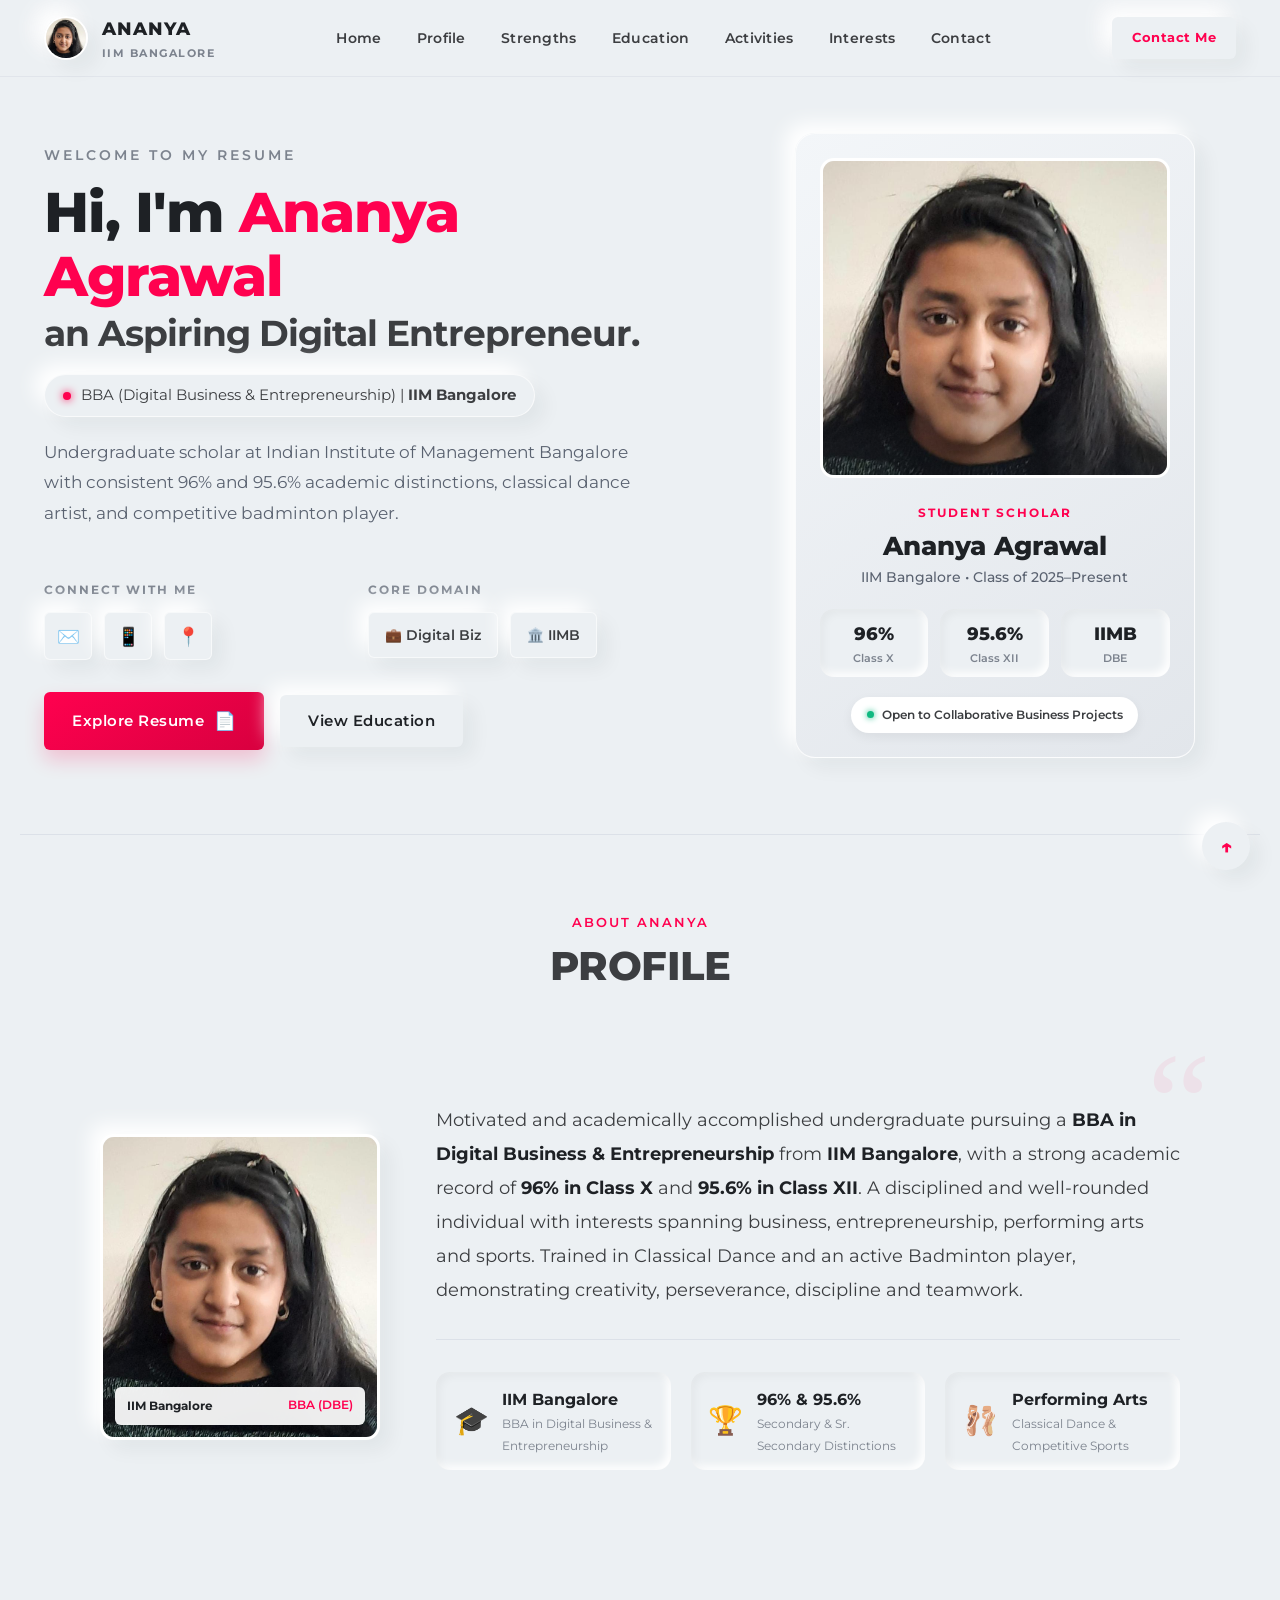
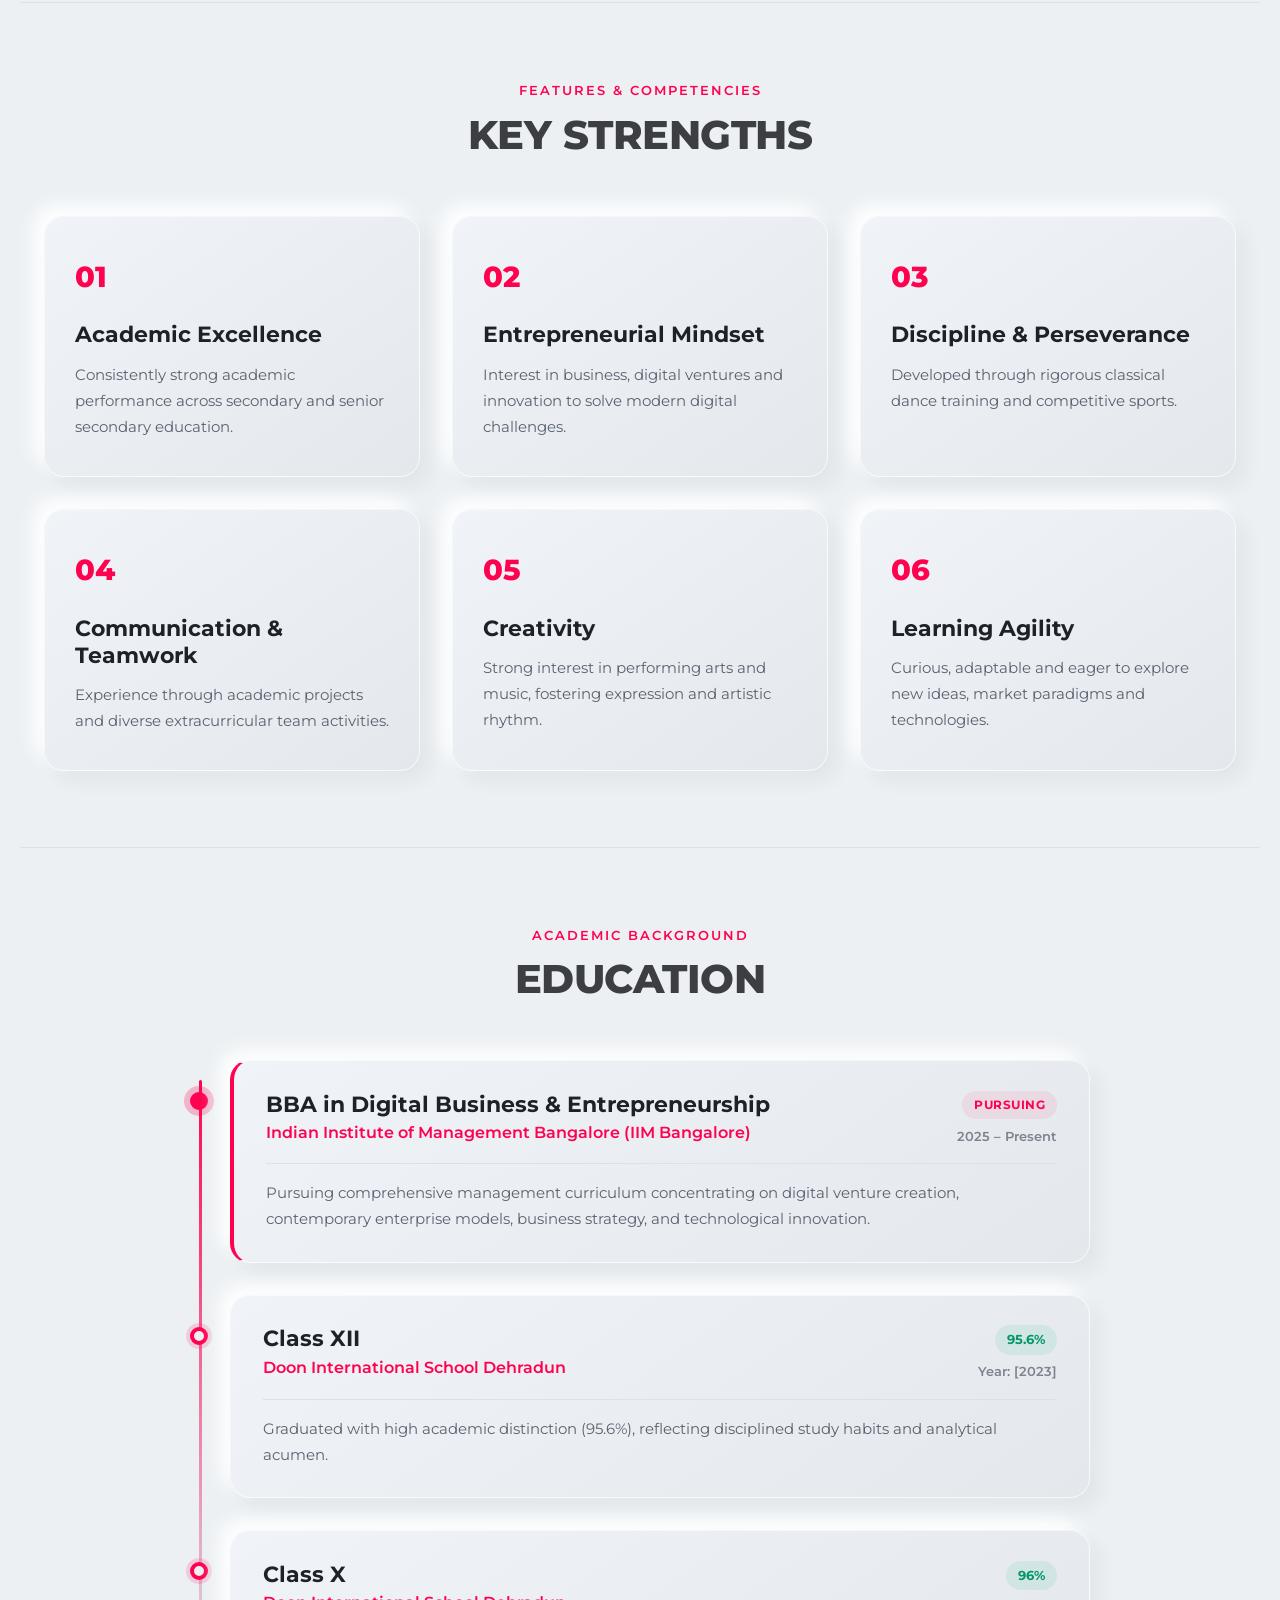
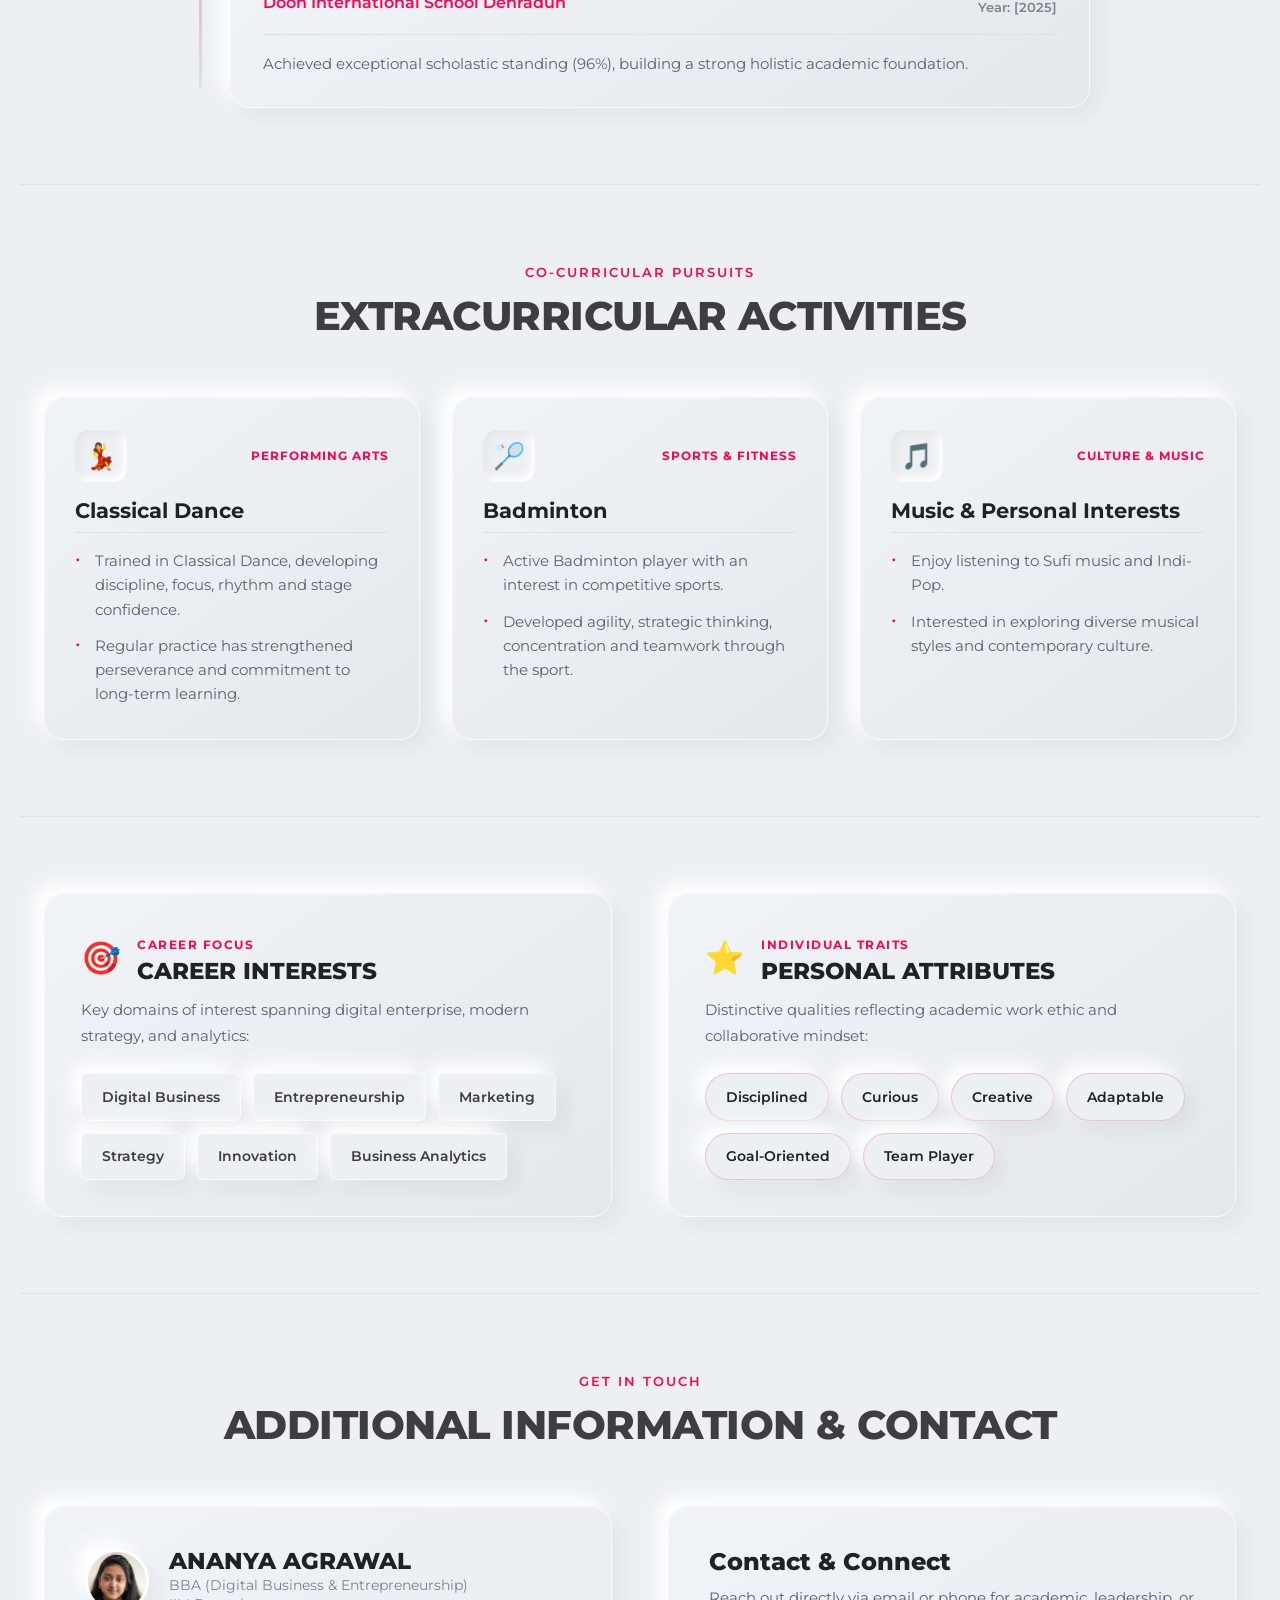
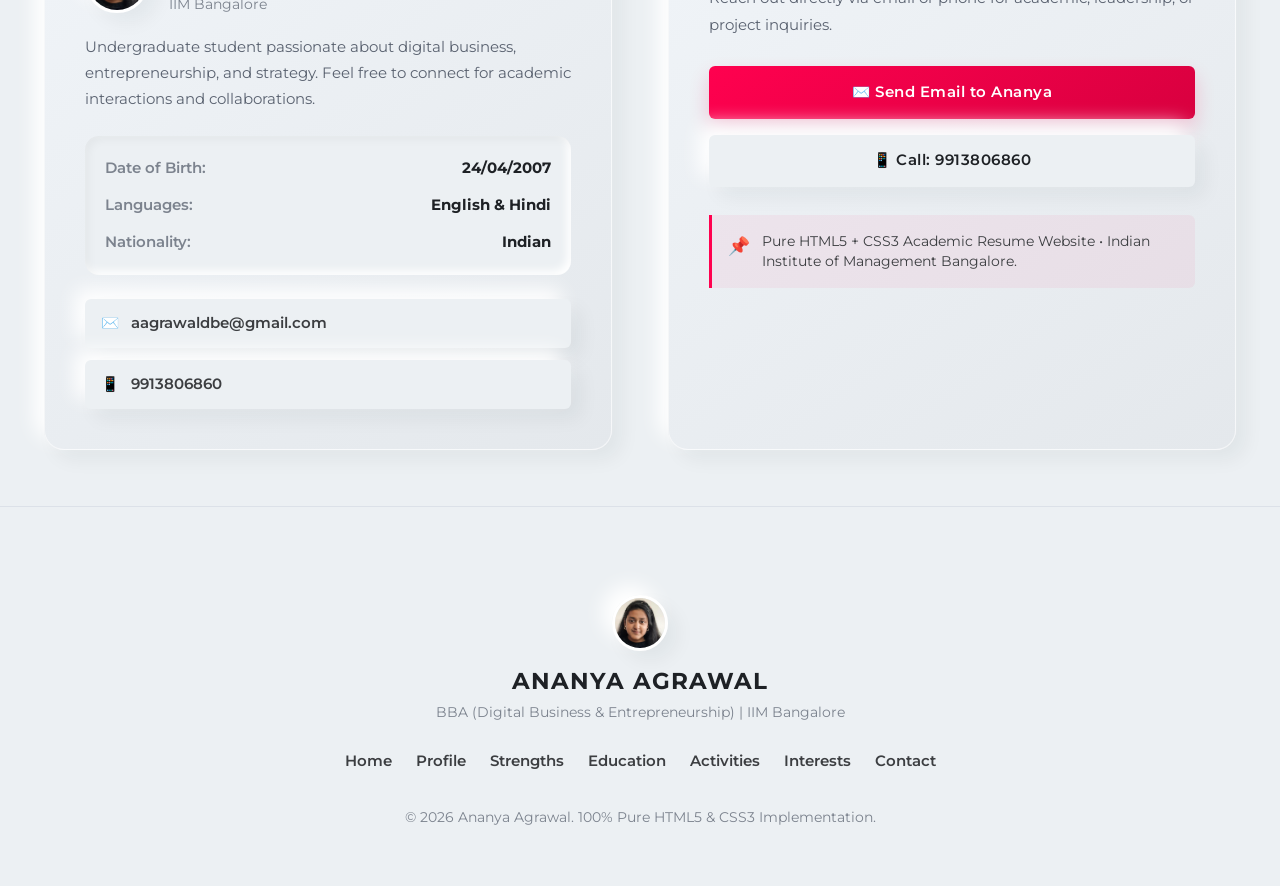
<file: index.html>
<!DOCTYPE html>
<html lang="en">
<head>
    <meta charset="UTF-8">
    <meta name="viewport" content="width=device-width, initial-scale=1.0">
    <meta name="description" content="Ananya Agrawal - BBA (Digital Business & Entrepreneurship) at IIM Bangalore. 100% Pure HTML5 & CSS3 Academic Resume Website.">
    <title>Ananya Agrawal | Resume - IIM Bangalore</title>
    
    <!-- Google Fonts: Montserrat for Modern Editorial Aesthetic -->
    <link rel="preconnect" href="https://fonts.googleapis.com">
    <link rel="preconnect" href="https://fonts.gstatic.com" crossorigin>
    <link href="https://fonts.googleapis.com/css2?family=Montserrat:ital,wght@0,300;0,400;0,500;0,600;0,700;0,800;1,400&display=swap" rel="stylesheet">
    
    <!-- External CSS Stylesheet (Pure CSS3) -->
    <link rel="stylesheet" href="style.css">
</head>
<body id="top">

    <!-- ==========================================
         1. STICKY NAVBAR (Pure CSS Flexbox & CSS Toggle)
         ========================================== -->
    <header class="header-navbar">
        <nav class="nav-container">
            <a href="#top" class="nav-brand" aria-label="Ananya Agrawal Home">
                <img src="profile.jpeg" alt="Ananya Agrawal" class="brand-avatar-img">
                <div class="brand-text">
                    <span class="brand-name">ANANYA</span>
                    <span class="brand-role">IIM BANGALORE</span>
                </div>
            </a>

            <!-- Pure CSS Mobile Hamburger Toggle using Checkbox -->
            <input type="checkbox" id="nav-toggle-check" class="nav-toggle-input" aria-hidden="true">
            <label for="nav-toggle-check" class="mobile-toggle-label" aria-label="Toggle navigation menu">
                <span class="bar bar-top"></span>
                <span class="bar bar-mid"></span>
                <span class="bar bar-bot"></span>
            </label>

            <!-- Navigation Links -->
            <ul class="nav-menu" id="navMenu">
                <li><a href="#home" class="nav-link">Home</a></li>
                <li><a href="#profile" class="nav-link">Profile</a></li>
                <li><a href="#strengths" class="nav-link">Strengths</a></li>
                <li><a href="#education" class="nav-link">Education</a></li>
                <li><a href="#activities" class="nav-link">Activities</a></li>
                <li><a href="#interests" class="nav-link">Interests</a></li>
                <li><a href="#contact" class="nav-link">Contact</a></li>
                <li class="nav-mobile-cta"><a href="#contact" class="btn btn-inbio-primary btn-full">Contact Me</a></li>
            </ul>

            <div class="nav-cta-wrapper">
                <a href="#contact" class="btn btn-inbio-sm">Contact Me</a>
            </div>
        </nav>
    </header>

    <main>
        <!-- ==========================================
             2. HERO SECTION (2-Column InBio Showcase)
             ========================================== -->
        <section id="home" class="hero-section">
            <div class="container hero-layout">
                
                <!-- Left Column: Bio & Information -->
                <div class="hero-info">
                    <div class="hero-eyebrow">
                        <span class="eyebrow-text">WELCOME TO MY RESUME</span>
                    </div>

                    <h1 class="hero-heading">
                        Hi, I'm <span class="accent-text">Ananya Agrawal</span><br>
                        <span class="hero-subheading">an Aspiring Digital Entrepreneur.</span>
                    </h1>

                    <div class="hero-institution-pill">
                        <span class="institution-dot"></span>
                        <span class="institution-name">BBA (Digital Business &amp; Entrepreneurship) | <strong>IIM Bangalore</strong></span>
                    </div>

                    <p class="hero-bio-snippet">
                        Undergraduate scholar at Indian Institute of Management Bangalore with consistent 96% and 95.6% academic distinctions, classical dance artist, and competitive badminton player.
                    </p>

                    <!-- Contact & Meta Links -->
                    <div class="hero-meta-grid">
                        <div class="meta-group">
                            <span class="meta-title">CONNECT WITH ME</span>
                            <div class="social-icon-row">
                                <a href="mailto:aagrawaldbe@gmail.com" class="inbio-icon-btn" title="Email Ananya" aria-label="Send Email">
                                    <span class="icon-glyph">✉️</span>
                                </a>
                                <a href="tel:9913806860" class="inbio-icon-btn" title="Call Ananya" aria-label="Call Mobile">
                                    <span class="icon-glyph">📱</span>
                                </a>
                                <div class="inbio-icon-btn" title="Location: India" aria-label="Location">
                                    <span class="icon-glyph">📍</span>
                                </div>
                            </div>
                        </div>

                        <div class="meta-group">
                            <span class="meta-title">CORE DOMAIN</span>
                            <div class="social-icon-row">
                                <div class="inbio-chip-badge" title="Digital Business">💼 Digital Biz</div>
                                <div class="inbio-chip-badge" title="IIM Bangalore">🏛️ IIMB</div>
                            </div>
                        </div>
                    </div>

                    <!-- Call to Action Buttons -->
                    <div class="hero-action-buttons">
                        <a href="assignment2_pdf_view.html" class="btn btn-inbio-primary" id="exploreResumeBtn" title="View Assignment 2 Submission Document">
                            <span>Explore Resume</span>
                            <span class="btn-icon">📄</span>
                        </a>
                        <a href="#education" class="btn btn-inbio-outline">
                            <span>View Education</span>
                        </a>
                    </div>
                </div>

                <!-- Right Column: InBio Signature Portrait Card with Real Photo -->
                <div class="hero-visual-col">
                    <div class="inbio-portrait-card">
                        <div class="portrait-image-wrapper">
                            <img src="profile.jpeg" alt="Ananya Agrawal Portrait" class="portrait-main-img">
                            <div class="image-gradient-overlay"></div>
                        </div>
                        <div class="portrait-card-info">
                            <span class="student-status-tag">STUDENT SCHOLAR</span>
                            <h2 class="portrait-name">Ananya Agrawal</h2>
                            <p class="portrait-degree">IIM Bangalore • Class of 2025–Present</p>
                        </div>
                        <div class="portrait-stats-row">
                            <div class="stat-bubble">
                                <span class="stat-number">96%</span>
                                <span class="stat-text">Class X</span>
                            </div>
                            <div class="stat-bubble">
                                <span class="stat-number">95.6%</span>
                                <span class="stat-text">Class XII</span>
                            </div>
                            <div class="stat-bubble">
                                <span class="stat-number">IIMB</span>
                                <span class="stat-text">DBE</span>
                            </div>
                        </div>
                        <div class="floating-badge-bottom">
                            <span class="pulse-indicator"></span>
                            <span>Open to Collaborative Business Projects</span>
                        </div>
                    </div>
                </div>

            </div>
        </section>

        <div class="section-separator container"></div>

        <!-- ==========================================
             3. PROFILE SECTION (About InBio Card with Photo)
             ========================================== -->
        <section id="profile" class="section">
            <div class="container">
                <div class="section-title-wrapper">
                    <span class="section-eyebrow">ABOUT ANANYA</span>
                    <h2 class="section-main-title">PROFILE</h2>
                </div>

                <div class="inbio-feature-box profile-highlight-box">
                    <div class="quote-watermark" aria-hidden="true">“</div>
                    
                    <div class="profile-card-grid">
                        <!-- Profile Photo Thumbnail Column -->
                        <div class="profile-photo-col">
                            <div class="profile-photo-frame">
                                <img src="profile.jpeg" alt="Ananya Agrawal Profile" class="profile-thumb-img">
                                <div class="photo-caption-badge">
                                    <span class="badge-role">IIM Bangalore</span>
                                    <span class="badge-sub">BBA (DBE)</span>
                                </div>
                            </div>
                        </div>

                        <!-- Profile Text Narrative Column -->
                        <div class="profile-content-inner">
                            <p class="profile-narrative">
                                Motivated and academically accomplished undergraduate pursuing a <strong>BBA in Digital Business &amp; Entrepreneurship</strong> from <strong>IIM Bangalore</strong>, with a strong academic record of <strong>96% in Class X</strong> and <strong>95.6% in Class XII</strong>. A disciplined and well-rounded individual with interests spanning business, entrepreneurship, performing arts and sports. Trained in Classical Dance and an active Badminton player, demonstrating creativity, perseverance, discipline and teamwork.
                            </p>
                            
                            <div class="profile-badge-row">
                                <div class="key-metric-badge">
                                    <span class="metric-icon">🎓</span>
                                    <div>
                                        <div class="metric-val">IIM Bangalore</div>
                                        <div class="metric-sub">BBA in Digital Business &amp; Entrepreneurship</div>
                                    </div>
                                </div>
                                <div class="key-metric-badge">
                                    <span class="metric-icon">🏆</span>
                                    <div>
                                        <div class="metric-val">96% &amp; 95.6%</div>
                                        <div class="metric-sub">Secondary &amp; Sr. Secondary Distinctions</div>
                                    </div>
                                </div>
                                <div class="key-metric-badge">
                                    <span class="metric-icon">🩰</span>
                                    <div>
                                        <div class="metric-val">Performing Arts</div>
                                        <div class="metric-sub">Classical Dance &amp; Competitive Sports</div>
                                    </div>
                                </div>
                            </div>
                        </div>
                    </div>

                </div>
            </div>
        </section>

        <div class="section-separator container"></div>

        <!-- ==========================================
             4. KEY STRENGTHS ("What I Do" 6 Cards)
             ========================================== -->
        <section id="strengths" class="section">
            <div class="container">
                <div class="section-title-wrapper">
                    <span class="section-eyebrow">FEATURES &amp; COMPETENCIES</span>
                    <h2 class="section-main-title">KEY STRENGTHS</h2>
                </div>

                <div class="inbio-cards-grid">
                    
                    <!-- Strength 01 -->
                    <article class="inbio-card strength-item">
                        <div class="card-icon-header">
                            <span class="card-number">01</span>
                            <span class="card-arrow-icon">↗</span>
                        </div>
                        <h3 class="card-title">Academic Excellence</h3>
                        <p class="card-text">Consistently strong academic performance across secondary and senior secondary education.</p>
                    </article>

                    <!-- Strength 02 -->
                    <article class="inbio-card strength-item">
                        <div class="card-icon-header">
                            <span class="card-number">02</span>
                            <span class="card-arrow-icon">↗</span>
                        </div>
                        <h3 class="card-title">Entrepreneurial Mindset</h3>
                        <p class="card-text">Interest in business, digital ventures and innovation to solve modern digital challenges.</p>
                    </article>

                    <!-- Strength 03 -->
                    <article class="inbio-card strength-item">
                        <div class="card-icon-header">
                            <span class="card-number">03</span>
                            <span class="card-arrow-icon">↗</span>
                        </div>
                        <h3 class="card-title">Discipline &amp; Perseverance</h3>
                        <p class="card-text">Developed through rigorous classical dance training and competitive sports.</p>
                    </article>

                    <!-- Strength 04 -->
                    <article class="inbio-card strength-item">
                        <div class="card-icon-header">
                            <span class="card-number">04</span>
                            <span class="card-arrow-icon">↗</span>
                        </div>
                        <h3 class="card-title">Communication &amp; Teamwork</h3>
                        <p class="card-text">Experience through academic projects and diverse extracurricular team activities.</p>
                    </article>

                    <!-- Strength 05 -->
                    <article class="inbio-card strength-item">
                        <div class="card-icon-header">
                            <span class="card-number">05</span>
                            <span class="card-arrow-icon">↗</span>
                        </div>
                        <h3 class="card-title">Creativity</h3>
                        <p class="card-text">Strong interest in performing arts and music, fostering expression and artistic rhythm.</p>
                    </article>

                    <!-- Strength 06 -->
                    <article class="inbio-card strength-item">
                        <div class="card-icon-header">
                            <span class="card-number">06</span>
                            <span class="card-arrow-icon">↗</span>
                        </div>
                        <h3 class="card-title">Learning Agility</h3>
                        <p class="card-text">Curious, adaptable and eager to explore new ideas, market paradigms and technologies.</p>
                    </article>

                </div>
            </div>
        </section>

        <div class="section-separator container"></div>

        <!-- ==========================================
             5. EDUCATION SECTION (Resume Timeline)
             ========================================== -->
        <section id="education" class="section">
            <div class="container">
                <div class="section-title-wrapper">
                    <span class="section-eyebrow">ACADEMIC BACKGROUND</span>
                    <h2 class="section-main-title">EDUCATION</h2>
                </div>

                <div class="inbio-timeline-wrapper">
                    <div class="timeline-track"></div>

                    <!-- Education 1: IIM Bangalore -->
                    <div class="timeline-row">
                        <div class="timeline-node">
                            <div class="node-inner active-node"></div>
                        </div>
                        <div class="inbio-card timeline-box active-timeline-box">
                            <div class="box-header">
                                <div>
                                    <h3 class="box-title">BBA in Digital Business &amp; Entrepreneurship</h3>
                                    <h4 class="box-subtitle">Indian Institute of Management Bangalore (IIM Bangalore)</h4>
                                </div>
                                <div class="box-badge-wrapper">
                                    <span class="badge-status-pill">Pursuing</span>
                                    <span class="badge-year-pill">2025 – Present</span>
                                </div>
                            </div>
                            <div class="box-separator"></div>
                            <p class="box-desc">
                                Pursuing comprehensive management curriculum concentrating on digital venture creation, contemporary enterprise models, business strategy, and technological innovation.
                            </p>
                        </div>
                    </div>

                    <!-- Education 2: Class XII -->
                    <div class="timeline-row">
                        <div class="timeline-node">
                            <div class="node-inner"></div>
                        </div>
                        <div class="inbio-card timeline-box">
                            <div class="box-header">
                                <div>
                                    <h3 class="box-title">Class XII</h3>
                                    <h4 class="box-subtitle">Doon International School Dehradun</h4>
                                </div>
                                <div class="box-badge-wrapper">
                                    <span class="badge-score-pill">95.6%</span>
                                    <span class="badge-year-pill">Year: [2023]</span>
                                </div>
                            </div>
                            <div class="box-separator"></div>
                            <p class="box-desc">
                                Graduated with high academic distinction (95.6%), reflecting disciplined study habits and analytical acumen.
                            </p>
                        </div>
                    </div>

                    <!-- Education 3: Class X -->
                    <div class="timeline-row">
                        <div class="timeline-node">
                            <div class="node-inner"></div>
                        </div>
                        <div class="inbio-card timeline-box">
                            <div class="box-header">
                                <div>
                                    <h3 class="box-title">Class X</h3>
                                    <h4 class="box-subtitle">Doon International School Dehradun</h4>
                                </div>
                                <div class="box-badge-wrapper">
                                    <span class="badge-score-pill">96%</span>
                                    <span class="badge-year-pill">Year: [2025]</span>
                                </div>
                            </div>
                            <div class="box-separator"></div>
                            <p class="box-desc">
                                Achieved exceptional scholastic standing (96%), building a strong holistic academic foundation.
                            </p>
                        </div>
                    </div>

                </div>
            </div>
        </section>

        <div class="section-separator container"></div>

        <!-- ==========================================
             6. EXTRACURRICULAR ACTIVITIES
             ========================================== -->
        <section id="activities" class="section">
            <div class="container">
                <div class="section-title-wrapper">
                    <span class="section-eyebrow">CO-CURRICULAR PURSUITS</span>
                    <h2 class="section-main-title">EXTRACURRICULAR ACTIVITIES</h2>
                </div>

                <div class="activities-grid-3">
                    
                    <!-- Activity 1: Classical Dance -->
                    <article class="inbio-card activity-card">
                        <div class="activity-top-row">
                            <div class="activity-glyph-box">💃</div>
                            <span class="activity-category-tag">Performing Arts</span>
                        </div>
                        <h3 class="activity-heading">Classical Dance</h3>
                        <div class="activity-divider"></div>
                        <ul class="activity-points">
                            <li>Trained in Classical Dance, developing discipline, focus, rhythm and stage confidence.</li>
                            <li>Regular practice has strengthened perseverance and commitment to long-term learning.</li>
                        </ul>
                    </article>

                    <!-- Activity 2: Badminton -->
                    <article class="inbio-card activity-card">
                        <div class="activity-top-row">
                            <div class="activity-glyph-box">🏸</div>
                            <span class="activity-category-tag">Sports &amp; Fitness</span>
                        </div>
                        <h3 class="activity-heading">Badminton</h3>
                        <div class="activity-divider"></div>
                        <ul class="activity-points">
                            <li>Active Badminton player with an interest in competitive sports.</li>
                            <li>Developed agility, strategic thinking, concentration and teamwork through the sport.</li>
                        </ul>
                    </article>

                    <!-- Activity 3: Music & Interests -->
                    <article class="inbio-card activity-card">
                        <div class="activity-top-row">
                            <div class="activity-glyph-box">🎵</div>
                            <span class="activity-category-tag">Culture &amp; Music</span>
                        </div>
                        <h3 class="activity-heading">Music &amp; Personal Interests</h3>
                        <div class="activity-divider"></div>
                        <ul class="activity-points">
                            <li>Enjoy listening to Sufi music and Indi-Pop.</li>
                            <li>Interested in exploring diverse musical styles and contemporary culture.</li>
                        </ul>
                    </article>

                </div>
            </div>
        </section>

        <div class="section-separator container"></div>

        <!-- ==========================================
             7. CAREER INTERESTS & PERSONAL ATTRIBUTES
             ========================================== -->
        <section id="interests" class="section">
            <div class="container">
                <div class="dual-columns-grid">
                    
                    <!-- Career Interests Column -->
                    <div class="inbio-card dual-column-box">
                        <div class="box-icon-title">
                            <span class="box-emoji">🎯</span>
                            <div>
                                <span class="column-eyebrow">CAREER FOCUS</span>
                                <h3 class="column-main-heading">CAREER INTERESTS</h3>
                            </div>
                        </div>
                        <p class="column-desc">Key domains of interest spanning digital enterprise, modern strategy, and analytics:</p>
                        
                        <div class="inbio-chips-wrap">
                            <span class="chip-item">Digital Business</span>
                            <span class="chip-item">Entrepreneurship</span>
                            <span class="chip-item">Marketing</span>
                            <span class="chip-item">Strategy</span>
                            <span class="chip-item">Innovation</span>
                            <span class="chip-item">Business Analytics</span>
                        </div>
                    </div>

                    <!-- Personal Attributes Column -->
                    <div class="inbio-card dual-column-box">
                        <div class="box-icon-title">
                            <span class="box-emoji">⭐</span>
                            <div>
                                <span class="column-eyebrow">INDIVIDUAL TRAITS</span>
                                <h3 class="column-main-heading">PERSONAL ATTRIBUTES</h3>
                            </div>
                        </div>
                        <p class="column-desc">Distinctive qualities reflecting academic work ethic and collaborative mindset:</p>
                        
                        <div class="inbio-chips-wrap">
                            <span class="attribute-pill">Disciplined</span>
                            <span class="attribute-pill">Curious</span>
                            <span class="attribute-pill">Creative</span>
                            <span class="attribute-pill">Adaptable</span>
                            <span class="attribute-pill">Goal-Oriented</span>
                            <span class="attribute-pill">Team Player</span>
                        </div>
                    </div>

                </div>
            </div>
        </section>

        <div class="section-separator container"></div>

        <!-- ==========================================
             8. ADDITIONAL INFORMATION & CONTACT
             ========================================== -->
        <section id="contact" class="section">
            <div class="container">
                <div class="section-title-wrapper">
                    <span class="section-eyebrow">GET IN TOUCH</span>
                    <h2 class="section-main-title">ADDITIONAL INFORMATION &amp; CONTACT</h2>
                </div>

                <div class="contact-dual-layout">
                    
                    <!-- Left: Profile & Additional Details Card with Photo -->
                    <div class="inbio-card contact-summary-card">
                        <div class="summary-avatar-block">
                            <img src="profile.jpeg" alt="Ananya Agrawal" class="summary-avatar-img">
                            <div>
                                <h3 class="summary-name">ANANYA AGRAWAL</h3>
                                <p class="summary-sub">BBA (Digital Business &amp; Entrepreneurship)<br>IIM Bangalore</p>
                            </div>
                        </div>

                        <p class="summary-bio">
                            Undergraduate student passionate about digital business, entrepreneurship, and strategy. Feel free to connect for academic interactions and collaborations.
                        </p>

                        <div class="details-list">
                            <div class="detail-row">
                                <span class="detail-label">Date of Birth:</span>
                                <span class="detail-value">24/04/2007</span>
                            </div>
                            <div class="detail-row">
                                <span class="detail-label">Languages:</span>
                                <span class="detail-value">English &amp; Hindi</span>
                            </div>
                            <div class="detail-row">
                                <span class="detail-label">Nationality:</span>
                                <span class="detail-value">Indian</span>
                            </div>
                        </div>

                        <div class="contact-links-stack">
                            <a href="mailto:aagrawaldbe@gmail.com" class="contact-action-link">
                                <span class="link-icon">✉️</span>
                                <span>aagrawaldbe@gmail.com</span>
                            </a>
                            <a href="tel:9913806860" class="contact-action-link">
                                <span class="link-icon">📱</span>
                                <span>9913806860</span>
                            </a>
                        </div>
                    </div>

                    <!-- Right: Quick Direct Contact Action Box -->
                    <div class="inbio-card contact-form-card">
                        <h3 class="contact-box-title">Contact &amp; Connect</h3>
                        <p class="contact-box-desc">Reach out directly via email or phone for academic, leadership, or project inquiries.</p>
                        
                        <div class="contact-buttons-group">
                            <a href="mailto:aagrawaldbe@gmail.com" class="btn btn-inbio-primary btn-full">
                                <span>✉️ Send Email to Ananya</span>
                            </a>
                            <a href="tel:9913806860" class="btn btn-inbio-outline btn-full">
                                <span>📱 Call: 9913806860</span>
                            </a>
                        </div>

                        <div class="academic-note-box">
                            <span class="note-icon">📌</span>
                            <p class="note-text">
                                Pure HTML5 + CSS3 Academic Resume Website • Indian Institute of Management Bangalore.
                            </p>
                        </div>
                    </div>

                </div>
            </div>
        </section>
    </main>

    <!-- ==========================================
         9. FOOTER
         ========================================== -->
    <footer class="inbio-footer">
        <div class="container footer-content">
            <img src="profile.jpeg" alt="Ananya Agrawal" class="footer-avatar-img">
            <h3 class="footer-title">ANANYA AGRAWAL</h3>
            <p class="footer-sub">BBA (Digital Business &amp; Entrepreneurship) | IIM Bangalore</p>
            
            <div class="footer-nav-links">
                <a href="#top">Home</a>
                <a href="#profile">Profile</a>
                <a href="#strengths">Strengths</a>
                <a href="#education">Education</a>
                <a href="#activities">Activities</a>
                <a href="#interests">Interests</a>
                <a href="#contact">Contact</a>
            </div>

            <p class="footer-copyright">
                © 2026 Ananya Agrawal. 100% Pure HTML5 &amp; CSS3 Implementation.
            </p>
        </div>
    </footer>

    <!-- Pure CSS Floating Back to Top Button -->
    <a href="#top" class="back-to-top" aria-label="Back to top">↑</a>

</body>
</html>
</file>
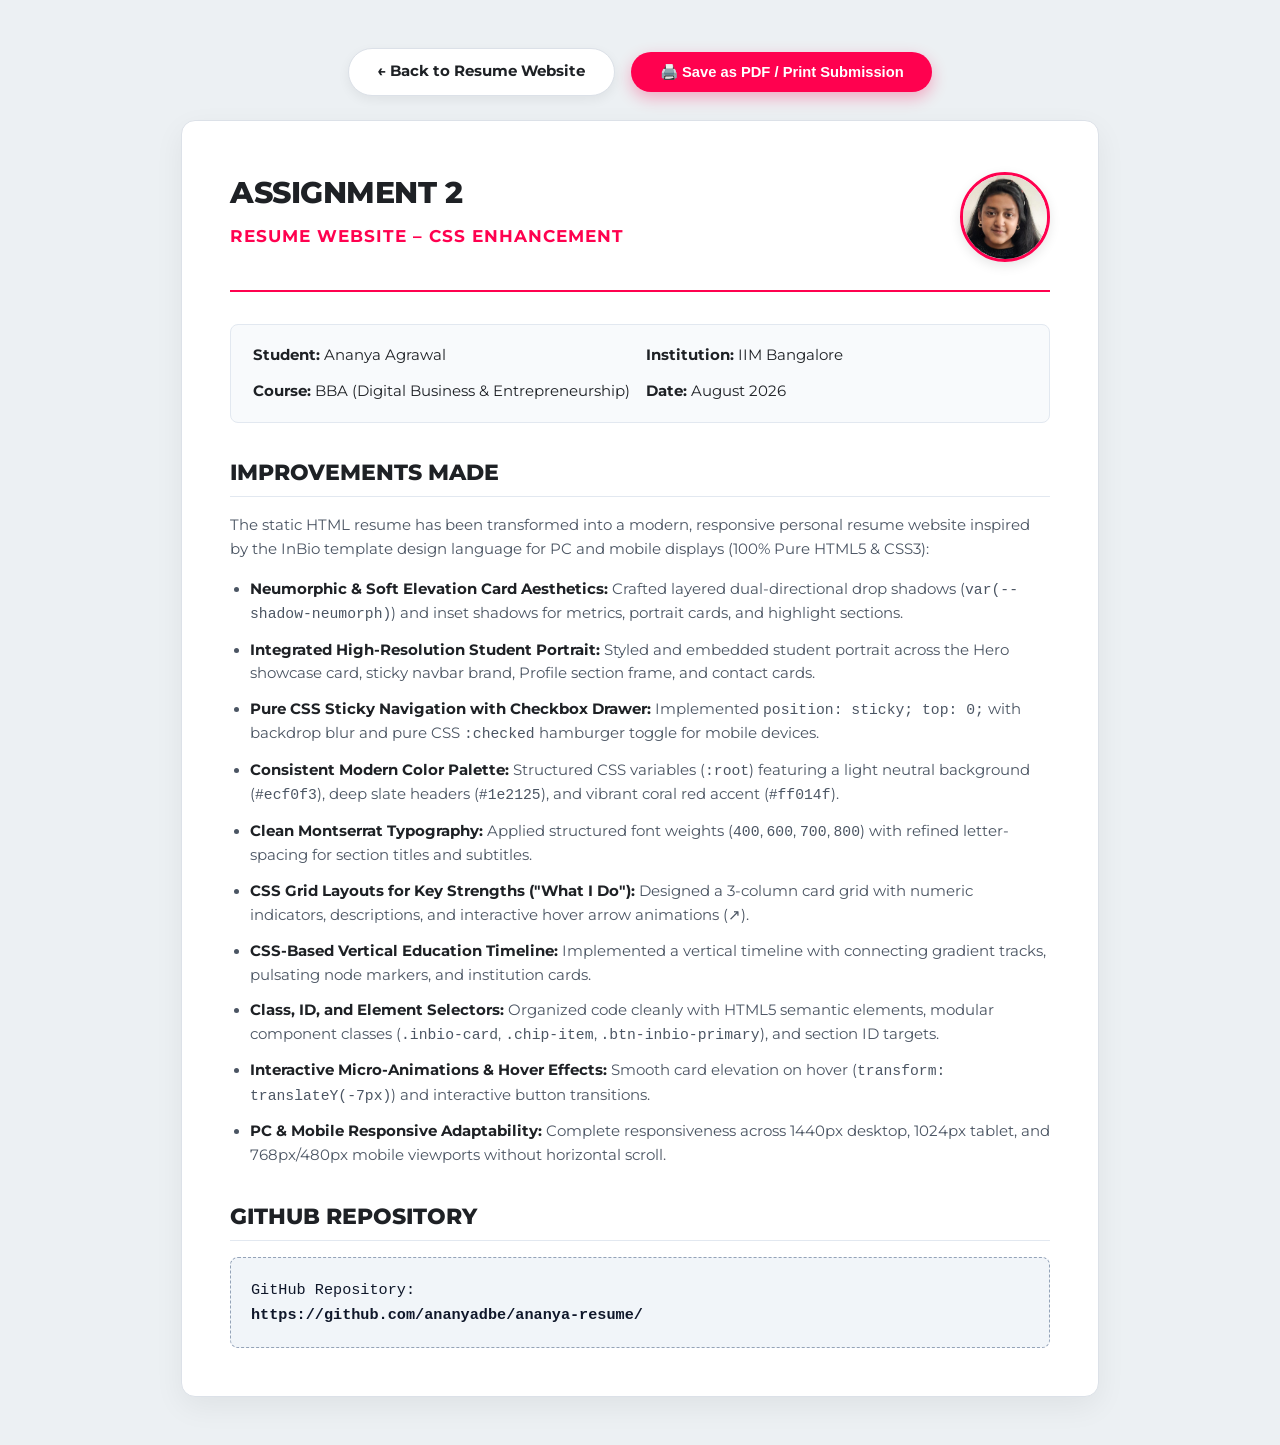
<file: assignment2_pdf_view.html>
<!DOCTYPE html>
<html lang="en">
<head>
    <meta charset="UTF-8">
    <meta name="viewport" content="width=device-width, initial-scale=1.0">
    <title>Assignment 2 Submission - Ananya Agrawal</title>
    <link href="https://fonts.googleapis.com/css2?family=Montserrat:wght@400;500;600;700;800&display=swap" rel="stylesheet">
    <style>
        body {
            font-family: 'Montserrat', sans-serif;
            background-color: #ecf0f3;
            color: #1e2125;
            padding: 2.5rem 1rem;
            line-height: 1.6;
        }
        .page {
            max-width: 820px;
            margin: 0 auto;
            background: #ffffff;
            border: 1px solid #dce1e8;
            border-radius: 14px;
            padding: 3rem;
            box-shadow: 0 10px 30px rgba(0,0,0,0.06);
        }
        .doc-header {
            display: flex;
            justify-content: space-between;
            align-items: center;
            border-bottom: 2px solid #ff014f;
            padding-bottom: 1.5rem;
            margin-bottom: 2rem;
            gap: 1.5rem;
        }
        .doc-title {
            font-size: 1.85rem;
            font-weight: 800;
            color: #1e2125;
            margin: 0 0 0.4rem 0;
            letter-spacing: -0.5px;
        }
        .doc-subtitle {
            font-size: 1.05rem;
            font-weight: 700;
            color: #ff014f;
            text-transform: uppercase;
            letter-spacing: 1px;
            margin: 0 0 1rem 0;
        }
        .student-header-photo {
            width: 84px;
            height: 84px;
            border-radius: 50%;
            object-fit: cover;
            object-position: top center;
            border: 3px solid #ff014f;
            box-shadow: 0 4px 12px rgba(0,0,0,0.1);
            flex-shrink: 0;
        }
        .meta-grid {
            display: grid;
            grid-template-columns: 1fr 1fr;
            gap: 0.75rem;
            font-size: 0.95rem;
            background: #f8fafc;
            padding: 1.15rem 1.35rem;
            border-radius: 8px;
            border: 1px solid #e2e8f0;
            margin-bottom: 1.5rem;
        }
        .meta-item strong {
            color: #1e2125;
        }
        h2 {
            font-size: 1.35rem;
            font-weight: 800;
            color: #1e2125;
            margin-top: 2rem;
            margin-bottom: 1rem;
            border-bottom: 1px solid #e2e8f0;
            padding-bottom: 0.4rem;
        }
        ul {
            padding-left: 1.25rem;
            margin-bottom: 1.5rem;
        }
        li {
            margin-bottom: 0.75rem;
            font-size: 0.92rem;
            color: #4b5563;
        }
        li strong {
            color: #1e2125;
        }
        .repo-box {
            background-color: #f1f5f9;
            border: 1.5px dashed #94a3b8;
            padding: 1.25rem;
            border-radius: 8px;
            font-family: monospace;
            font-size: 0.95rem;
            color: #0f172a;
            margin-top: 1rem;
        }
        .action-bar {
            display: flex;
            justify-content: center;
            align-items: center;
            gap: 1rem;
            margin-bottom: 1.5rem;
        }
        .action-btn {
            display: inline-flex;
            align-items: center;
            gap: 0.5rem;
            padding: 0.7rem 1.8rem;
            border-radius: 9999px;
            font-weight: 700;
            font-size: 0.92rem;
            text-decoration: none;
            cursor: pointer;
            border: none;
            transition: transform 0.2s;
        }
        .print-btn {
            background: #ff014f;
            color: #fff;
            box-shadow: 0 6px 16px rgba(255, 1, 79, 0.3);
        }
        .back-link-btn {
            background: #ffffff;
            color: #1e2125;
            border: 1px solid #dce1e8;
            box-shadow: 0 4px 12px rgba(0,0,0,0.06);
        }
        .action-btn:hover {
            transform: translateY(-2px);
        }
        @media print {
            body { background: none; padding: 0; }
            .page { border: none; box-shadow: none; padding: 0; }
            .action-bar { display: none; }
        }
    </style>
</head>
<body>
    <div class="action-bar">
        <a href="index.html" class="action-btn back-link-btn">← Back to Resume Website</a>
        <button class="action-btn print-btn" onclick="window.print()">🖨️ Save as PDF / Print Submission</button>
    </div>
    
    <div class="page">
        <div class="doc-header">
            <div>
                <h1 class="doc-title">ASSIGNMENT 2</h1>
                <div class="doc-subtitle">RESUME WEBSITE – CSS ENHANCEMENT</div>
            </div>
            <img src="profile.jpeg" alt="Ananya Agrawal" class="student-header-photo">
        </div>

        <div class="meta-grid">
            <div class="meta-item"><strong>Student:</strong> Ananya Agrawal</div>
            <div class="meta-item"><strong>Institution:</strong> IIM Bangalore</div>
            <div class="meta-item"><strong>Course:</strong> BBA (Digital Business &amp; Entrepreneurship)</div>
            <div class="meta-item"><strong>Date:</strong> August 2026</div>
        </div>

        <h2>IMPROVEMENTS MADE</h2>
        <p style="font-size: 0.95rem; color: #4b5563; margin-bottom: 1rem;">
            The static HTML resume has been transformed into a modern, responsive personal resume website inspired by the InBio template design language for PC and mobile displays (100% Pure HTML5 &amp; CSS3):
        </p>

        <ul>
            <li><strong>Neumorphic &amp; Soft Elevation Card Aesthetics:</strong> Crafted layered dual-directional drop shadows (<code>var(--shadow-neumorph)</code>) and inset shadows for metrics, portrait cards, and highlight sections.</li>
            <li><strong>Integrated High-Resolution Student Portrait:</strong> Styled and embedded student portrait across the Hero showcase card, sticky navbar brand, Profile section frame, and contact cards.</li>
            <li><strong>Pure CSS Sticky Navigation with Checkbox Drawer:</strong> Implemented <code>position: sticky; top: 0;</code> with backdrop blur and pure CSS <code>:checked</code> hamburger toggle for mobile devices.</li>
            <li><strong>Consistent Modern Color Palette:</strong> Structured CSS variables (<code>:root</code>) featuring a light neutral background (<code>#ecf0f3</code>), deep slate headers (<code>#1e2125</code>), and vibrant coral red accent (<code>#ff014f</code>).</li>
            <li><strong>Clean Montserrat Typography:</strong> Applied structured font weights (<code>400</code>, <code>600</code>, <code>700</code>, <code>800</code>) with refined letter-spacing for section titles and subtitles.</li>
            <li><strong>CSS Grid Layouts for Key Strengths ("What I Do"):</strong> Designed a 3-column card grid with numeric indicators, descriptions, and interactive hover arrow animations (<code>↗</code>).</li>
            <li><strong>CSS-Based Vertical Education Timeline:</strong> Implemented a vertical timeline with connecting gradient tracks, pulsating node markers, and institution cards.</li>
            <li><strong>Class, ID, and Element Selectors:</strong> Organized code cleanly with HTML5 semantic elements, modular component classes (<code>.inbio-card</code>, <code>.chip-item</code>, <code>.btn-inbio-primary</code>), and section ID targets.</li>
            <li><strong>Interactive Micro-Animations &amp; Hover Effects:</strong> Smooth card elevation on hover (<code>transform: translateY(-7px)</code>) and interactive button transitions.</li>
            <li><strong>PC &amp; Mobile Responsive Adaptability:</strong> Complete responsiveness across 1440px desktop, 1024px tablet, and 768px/480px mobile viewports without horizontal scroll.</li>
        </ul>

        <h2>GITHUB REPOSITORY</h2>
        <div class="repo-box">
            GitHub Repository:<br>
           <strong>https://github.com/ananyadbe/ananya-resume/</strong>
        </div>
    </div>
</body>
</html>
</file>
<file: style.css>
/* ==========================================================================
   ANANYA AGRAWAL - 100% PURE HTML5 & CSS3 RESUME WEBSITE
   BBA (Digital Business & Entrepreneurship) | IIM Bangalore
   Assignment 2: Pure CSS Implementation (Zero JavaScript)
   ========================================================================== */

/* ==========================================================================
   1. CSS CUSTOM PROPERTIES (:root)
   Demonstrates: CSS variables, InBio light neumorphic palette, typography tokens
   ========================================================================== */
:root {
    /* Color Palette */
    --color-body-bg: #ecf0f3;          /* InBio soft off-white background */
    --color-card-bg: #ecf0f3;          /* Neumorphic card background */
    --color-surface-white: #ffffff;    /* Pure white elements */
    --color-primary: #1e2125;          /* Deep slate black for strong headers */
    --color-secondary: #3c3e41;        /* Dark charcoal for main titles */
    --color-accent: #ff014f;           /* Signature vibrant coral red/pink */
    --color-accent-hover: #d8003f;     /* Darker crimson on hover */
    --color-accent-soft: rgba(255, 1, 79, 0.08); /* Soft accent tint */
    --color-text-body: #5a6270;        /* Muted body text */
    --color-text-light: #7c838e;       /* Light metadata text */
    --color-border: #dce1e8;           /* Subtle separator border */
    
    /* Neumorphic Shadows (InBio Signature Style) */
    --shadow-neumorph: 10px 10px 19px #1c1e220d, -10px -10px 19px #ffffff;
    --shadow-neumorph-inset: inset 4px 4px 8px #1c1e220a, inset -4px -4px 8px #ffffff;
    --shadow-neumorph-hover: 16px 16px 28px #1c1e2217, -16px -16px 28px #ffffff;
    --shadow-btn: 0 10px 20px rgba(255, 1, 79, 0.2);

    /* Typography */
    --font-heading: 'Montserrat', sans-serif;
    --font-body: 'Montserrat', -apple-system, BlinkMacSystemFont, 'Segoe UI', Roboto, sans-serif;

    /* Spacing Scale */
    --space-xs: 0.35rem;
    --space-sm: 0.75rem;
    --space-md: 1.25rem;
    --space-lg: 2rem;
    --space-xl: 3.5rem;
    --space-2xl: 5.5rem;

    /* Border Radii */
    --radius-sm: 6px;
    --radius-md: 14px;
    --radius-lg: 20px;
    --radius-full: 9999px;

    /* Transitions */
    --transition-base: all 0.35s cubic-bezier(0.25, 0.8, 0.25, 1);
    --transition-fast: all 0.2s ease;
}

/* ==========================================================================
   2. ELEMENT SELECTORS & GLOBAL RESET
   Demonstrates: HTML5 element baseline rules, box-sizing, and typography
   ========================================================================== */
*,
*::before,
*::after {
    box-sizing: border-box;
    margin: 0;
    padding: 0;
}

html {
    scroll-behavior: smooth;
    font-size: 16px;
}

body {
    font-family: var(--font-body);
    background-color: var(--color-body-bg);
    color: var(--color-text-body);
    line-height: 1.7;
    -webkit-font-smoothing: antialiased;
    -moz-osx-font-smoothing: grayscale;
    overflow-x: hidden;
}

h1, h2, h3, h4, h5, h6 {
    font-family: var(--font-heading);
    color: var(--color-primary);
    font-weight: 700;
    line-height: 1.25;
}

p {
    font-size: 0.98rem;
    line-height: 1.75;
    color: var(--color-text-body);
}

a {
    color: inherit;
    text-decoration: none;
    transition: var(--transition-fast);
}

ul {
    list-style: none;
}

button {
    font-family: inherit;
    border: none;
    background: none;
    cursor: pointer;
}

/* ==========================================================================
   3. REUSABLE CLASSES & UTILITIES
   Demonstrates: Class selectors, container sizing, section wrappers, dividers
   ========================================================================== */
.container {
    width: 100%;
    max-width: 1240px;
    margin-left: auto;
    margin-right: auto;
    padding-left: 1.5rem;
    padding-right: 1.5rem;
}

.section {
    padding-top: var(--space-xl);
    padding-bottom: var(--space-xl);
    position: relative;
}

.section-separator {
    height: 1px;
    background-color: var(--color-border);
    margin-top: var(--space-md);
    margin-bottom: var(--space-md);
}

.section-title-wrapper {
    text-align: center;
    margin-bottom: var(--space-xl);
}

.section-eyebrow {
    display: block;
    font-size: 0.82rem;
    font-weight: 600;
    color: var(--color-accent);
    letter-spacing: 2px;
    text-transform: uppercase;
    margin-bottom: 0.5rem;
}

.section-main-title {
    font-size: 2.5rem;
    font-weight: 800;
    color: var(--color-secondary);
    letter-spacing: -0.5px;
}

/* InBio Reusable Card Base */
.inbio-card {
    background: linear-gradient(145deg, #f0f4f8, #e4e8ec);
    box-shadow: var(--shadow-neumorph);
    border-radius: var(--radius-lg);
    border: 1px solid rgba(255, 255, 255, 0.6);
    padding: var(--space-lg);
    transition: var(--transition-base);
    position: relative;
}

.inbio-card:hover {
    transform: translateY(-7px);
    box-shadow: var(--shadow-neumorph-hover);
    background: linear-gradient(145deg, #ffffff, #e6ebf0);
}

/* Button Components */
.btn {
    display: inline-flex;
    align-items: center;
    justify-content: center;
    gap: 0.6rem;
    font-weight: 600;
    font-size: 0.92rem;
    border-radius: var(--radius-sm);
    transition: var(--transition-base);
    letter-spacing: 0.5px;
    padding: 0.85rem 1.75rem;
}

.btn-inbio-primary {
    background: linear-gradient(145deg, #ff014f, #d8003f);
    color: #ffffff;
    box-shadow: var(--shadow-btn);
}

.btn-inbio-primary:hover {
    background: linear-gradient(145deg, #d8003f, #b30034);
    transform: translateY(-3px);
    box-shadow: 0 14px 28px rgba(255, 1, 79, 0.35);
}

.btn-inbio-outline {
    background: var(--color-card-bg);
    box-shadow: var(--shadow-neumorph);
    color: var(--color-primary);
}

.btn-inbio-outline:hover {
    color: var(--color-accent);
    transform: translateY(-3px);
    box-shadow: var(--shadow-neumorph-hover);
}

.btn-inbio-sm {
    padding: 0.6rem 1.25rem;
    background: var(--color-card-bg);
    box-shadow: var(--shadow-neumorph);
    color: var(--color-accent);
    font-size: 0.84rem;
    font-weight: 700;
    border-radius: var(--radius-sm);
}

.btn-inbio-sm:hover {
    background: var(--color-accent);
    color: #ffffff;
    transform: translateY(-2px);
    box-shadow: var(--shadow-btn);
}

.btn-full {
    width: 100%;
}

.btn-icon {
    font-size: 1.1rem;
    transition: transform var(--transition-fast);
}

.btn-inbio-primary:hover .btn-icon {
    transform: translateY(3px);
}

/* ==========================================================================
   4. STICKY NAVBAR & PURE CSS MOBILE TOGGLE
   Demonstrates: position: sticky, top: 0, Flexbox, and CSS :checked selector
   ========================================================================== */
.header-navbar {
    position: sticky;
    top: 0;
    z-index: 1000;
    background-color: rgba(236, 240, 243, 0.95);
    backdrop-filter: blur(12px);
    -webkit-backdrop-filter: blur(12px);
    border-bottom: 1px solid rgba(220, 225, 232, 0.7);
    transition: var(--transition-base);
}

.nav-container {
    display: flex;
    justify-content: space-between;
    align-items: center;
    max-width: 1240px;
    margin: 0 auto;
    padding: 0.85rem 1.5rem;
    position: relative;
}

.nav-brand {
    display: flex;
    align-items: center;
    gap: 0.85rem;
}

.brand-avatar-img {
    width: 44px;
    height: 44px;
    border-radius: 50%;
    object-fit: cover;
    object-position: top center;
    border: 2px solid #ffffff;
    box-shadow: var(--shadow-neumorph);
}

.brand-text {
    display: flex;
    flex-direction: column;
}

.brand-name {
    font-size: 1.1rem;
    font-weight: 800;
    color: var(--color-primary);
    letter-spacing: 1px;
}

.brand-role {
    font-size: 0.68rem;
    font-weight: 700;
    color: var(--color-text-light);
    letter-spacing: 1.5px;
}

.nav-menu {
    display: flex;
    align-items: center;
    gap: 0.4rem;
}

.nav-link {
    font-size: 0.88rem;
    font-weight: 600;
    color: var(--color-secondary);
    padding: 0.5rem 0.9rem;
    border-radius: var(--radius-sm);
    letter-spacing: 0.3px;
    transition: var(--transition-fast);
}

.nav-link:hover,
.nav-link:focus {
    color: var(--color-accent);
    background-color: rgba(255, 1, 79, 0.06);
}

.nav-mobile-cta {
    display: none;
}

.nav-cta-wrapper {
    display: flex;
    align-items: center;
    gap: 1rem;
}

/* Pure CSS Checkbox Toggle for Mobile Navigation */
.nav-toggle-input {
    display: none;
}

.mobile-toggle-label {
    display: none;
    flex-direction: column;
    justify-content: space-between;
    width: 32px;
    height: 22px;
    cursor: pointer;
    z-index: 1100;
}

.mobile-toggle-label .bar {
    width: 100%;
    height: 2.5px;
    background-color: var(--color-primary);
    border-radius: var(--radius-full);
    transition: var(--transition-base);
}

.nav-toggle-input:checked + .mobile-toggle-label .bar-top {
    transform: translateY(10px) rotate(45deg);
}

.nav-toggle-input:checked + .mobile-toggle-label .bar-mid {
    opacity: 0;
}

.nav-toggle-input:checked + .mobile-toggle-label .bar-bot {
    transform: translateY(-10px) rotate(-45deg);
}

/* ==========================================================================
   5. HERO SECTION (2-Column InBio Showcase)
   Demonstrates: CSS Grid, typography, portrait photo card
   ========================================================================== */
.hero-section {
    padding-top: var(--space-xl);
    padding-bottom: var(--space-xl);
}

.hero-layout {
    display: grid;
    grid-template-columns: 1.15fr 0.85fr;
    gap: var(--space-xl);
    align-items: center;
}

.hero-eyebrow {
    margin-bottom: 0.75rem;
}

.eyebrow-text {
    font-size: 0.86rem;
    font-weight: 600;
    color: var(--color-text-light);
    letter-spacing: 3px;
    text-transform: uppercase;
}

.hero-heading {
    font-size: 3.5rem;
    font-weight: 800;
    line-height: 1.15;
    letter-spacing: -1px;
    color: var(--color-primary);
    margin-bottom: 1.25rem;
}

.accent-text {
    color: var(--color-accent);
}

.hero-subheading {
    font-size: 2.25rem;
    font-weight: 700;
    color: var(--color-secondary);
    display: block;
    margin-top: 0.25rem;
}

.hero-institution-pill {
    display: inline-flex;
    align-items: center;
    gap: 0.6rem;
    background: var(--color-card-bg);
    box-shadow: var(--shadow-neumorph);
    border: 1px solid rgba(255, 255, 255, 0.7);
    padding: 0.5rem 1.15rem;
    border-radius: var(--radius-full);
    font-size: 0.92rem;
    color: var(--color-secondary);
    margin-bottom: 1.25rem;
}

.institution-dot {
    width: 8px;
    height: 8px;
    background-color: var(--color-accent);
    border-radius: 50%;
    box-shadow: 0 0 8px var(--color-accent);
}

.hero-bio-snippet {
    font-size: 1.05rem;
    line-height: 1.8;
    color: var(--color-text-body);
    margin-bottom: var(--space-lg);
    max-width: 620px;
}

/* Hero Social / Meta Grid */
.hero-meta-grid {
    display: grid;
    grid-template-columns: auto auto;
    gap: var(--space-xl);
    margin-bottom: var(--space-lg);
    padding-top: var(--space-md);
}

.meta-group {
    display: flex;
    flex-direction: column;
    gap: 0.75rem;
}

.meta-title {
    font-size: 0.76rem;
    font-weight: 700;
    letter-spacing: 2px;
    text-transform: uppercase;
    color: var(--color-text-light);
}

.social-icon-row {
    display: flex;
    align-items: center;
    gap: 0.75rem;
}

.inbio-icon-btn {
    width: 48px;
    height: 48px;
    background: var(--color-card-bg);
    box-shadow: var(--shadow-neumorph);
    border-radius: var(--radius-sm);
    display: flex;
    align-items: center;
    justify-content: center;
    font-size: 1.15rem;
    color: var(--color-primary);
    transition: var(--transition-base);
    border: 1px solid rgba(255, 255, 255, 0.6);
}

.inbio-icon-btn:hover {
    background: var(--color-accent);
    color: #ffffff;
    transform: translateY(-4px);
    box-shadow: var(--shadow-btn);
}

.inbio-chip-badge {
    padding: 0.65rem 1rem;
    background: var(--color-card-bg);
    box-shadow: var(--shadow-neumorph);
    border-radius: var(--radius-sm);
    font-size: 0.85rem;
    font-weight: 600;
    color: var(--color-secondary);
    border: 1px solid rgba(255, 255, 255, 0.6);
}

.hero-action-buttons {
    display: flex;
    align-items: center;
    gap: 1rem;
}

/* InBio Signature Portrait Card with Real Photo */
.hero-visual-col {
    display: flex;
    justify-content: center;
    align-items: center;
}

.inbio-portrait-card {
    position: relative;
    width: 100%;
    max-width: 400px;
    background: linear-gradient(145deg, #f3f6f9, #e2e6eb);
    box-shadow: var(--shadow-neumorph);
    border-radius: var(--radius-lg);
    padding: 1.5rem;
    border: 1px solid rgba(255, 255, 255, 0.8);
    display: flex;
    flex-direction: column;
    align-items: center;
    text-align: center;
    transition: var(--transition-base);
}

.inbio-portrait-card:hover {
    transform: translateY(-8px);
    box-shadow: var(--shadow-neumorph-hover);
}

.portrait-image-wrapper {
    position: relative;
    width: 100%;
    height: 320px;
    border-radius: var(--radius-md);
    overflow: hidden;
    margin-bottom: 1.25rem;
    box-shadow: var(--shadow-neumorph-inset);
    border: 3px solid #ffffff;
}

.portrait-main-img {
    width: 100%;
    height: 100%;
    object-fit: cover;
    object-position: top center;
    transition: transform 0.5s ease;
}

.inbio-portrait-card:hover .portrait-main-img {
    transform: scale(1.04);
}

.image-gradient-overlay {
    position: absolute;
    bottom: 0;
    left: 0;
    right: 0;
    height: 40%;
    background: linear-gradient(to top, rgba(30, 33, 37, 0.4), transparent);
    pointer-events: none;
}

.portrait-card-info {
    margin-bottom: 1.25rem;
}

.student-status-tag {
    display: inline-block;
    font-size: 0.72rem;
    font-weight: 700;
    color: var(--color-accent);
    letter-spacing: 2px;
    text-transform: uppercase;
    margin-bottom: 0.35rem;
}

.portrait-name {
    font-size: 1.65rem;
    font-weight: 800;
    color: var(--color-primary);
    margin-bottom: 0.2rem;
}

.portrait-degree {
    font-size: 0.86rem;
    font-weight: 500;
    color: var(--color-text-body);
}

.portrait-stats-row {
    display: flex;
    justify-content: center;
    gap: 0.75rem;
    width: 100%;
    margin-bottom: 1rem;
}

.stat-bubble {
    flex: 1;
    background: var(--color-card-bg);
    box-shadow: var(--shadow-neumorph-inset);
    padding: 0.6rem 0.4rem;
    border-radius: var(--radius-md);
    display: flex;
    flex-direction: column;
    align-items: center;
}

.stat-number {
    font-size: 1.1rem;
    font-weight: 800;
    color: var(--color-primary);
}

.stat-text {
    font-size: 0.7rem;
    font-weight: 600;
    color: var(--color-text-light);
}

.floating-badge-bottom {
    display: flex;
    align-items: center;
    gap: 0.5rem;
    font-size: 0.78rem;
    font-weight: 600;
    color: var(--color-secondary);
    background: #ffffff;
    padding: 0.45rem 0.95rem;
    border-radius: var(--radius-full);
    box-shadow: 0 4px 12px rgba(0,0,0,0.06);
    margin-top: 0.25rem;
}

.pulse-indicator {
    width: 7px;
    height: 7px;
    background-color: #10b981;
    border-radius: 50%;
    box-shadow: 0 0 6px #10b981;
}

/* ==========================================================================
   6. PROFILE SECTION (Dual Column with Photo Frame)
   ========================================================================== */
.profile-highlight-box {
    padding: var(--space-xl);
    position: relative;
    overflow: hidden;
}

.quote-watermark {
    position: absolute;
    top: -15px;
    right: 25px;
    font-size: 9rem;
    font-family: Georgia, serif;
    color: rgba(255, 1, 79, 0.06);
    line-height: 1;
    pointer-events: none;
}

.profile-card-grid {
    display: grid;
    grid-template-columns: 280px 1fr;
    gap: var(--space-xl);
    align-items: center;
    position: relative;
    z-index: 1;
}

.profile-photo-frame {
    position: relative;
    border-radius: var(--radius-md);
    overflow: hidden;
    box-shadow: var(--shadow-neumorph);
    border: 3px solid #ffffff;
    background: var(--color-card-bg);
}

.profile-thumb-img {
    width: 100%;
    height: 300px;
    object-fit: cover;
    object-position: top center;
    display: block;
}

.photo-caption-badge {
    position: absolute;
    bottom: 12px;
    left: 12px;
    right: 12px;
    background: rgba(255, 255, 255, 0.92);
    backdrop-filter: blur(8px);
    padding: 0.5rem 0.75rem;
    border-radius: var(--radius-sm);
    display: flex;
    justify-content: space-between;
    align-items: center;
    box-shadow: 0 4px 10px rgba(0,0,0,0.1);
}

.badge-role {
    font-size: 0.78rem;
    font-weight: 700;
    color: var(--color-primary);
}

.badge-sub {
    font-size: 0.72rem;
    font-weight: 600;
    color: var(--color-accent);
}

.profile-narrative {
    font-size: 1.12rem;
    line-height: 1.9;
    color: var(--color-secondary);
    margin-bottom: var(--space-lg);
}

.profile-narrative strong {
    color: var(--color-primary);
    font-weight: 700;
}

.profile-badge-row {
    display: grid;
    grid-template-columns: repeat(3, 1fr);
    gap: var(--space-md);
    border-top: 1px solid var(--color-border);
    padding-top: var(--space-lg);
}

.key-metric-badge {
    display: flex;
    align-items: center;
    gap: 0.85rem;
    background: var(--color-card-bg);
    box-shadow: var(--shadow-neumorph-inset);
    padding: 0.9rem 1.1rem;
    border-radius: var(--radius-md);
}

.metric-icon {
    font-size: 1.75rem;
}

.metric-val {
    font-size: 0.98rem;
    font-weight: 700;
    color: var(--color-primary);
}

.metric-sub {
    font-size: 0.78rem;
    color: var(--color-text-light);
}

/* ==========================================================================
   7. KEY STRENGTHS ("What I Do" 6 Cards Grid)
   ========================================================================== */
.inbio-cards-grid {
    display: grid;
    grid-template-columns: repeat(3, 1fr);
    gap: var(--space-lg);
}

.strength-item {
    display: flex;
    flex-direction: column;
    padding: 2.25rem 1.85rem;
    cursor: default;
}

.card-icon-header {
    display: flex;
    justify-content: space-between;
    align-items: center;
    margin-bottom: 1.25rem;
}

.card-number {
    font-size: 1.8rem;
    font-weight: 800;
    color: var(--color-accent);
}

.card-arrow-icon {
    font-size: 1.35rem;
    color: var(--color-accent);
    opacity: 0;
    transform: translateY(4px);
    transition: var(--transition-base);
}

.strength-item:hover .card-arrow-icon {
    opacity: 1;
    transform: translateY(0);
}

.card-title {
    font-size: 1.35rem;
    font-weight: 700;
    color: var(--color-primary);
    margin-bottom: 0.85rem;
    transition: var(--transition-fast);
}

.strength-item:hover .card-title {
    color: var(--color-accent);
}

.card-text {
    font-size: 0.95rem;
    line-height: 1.7;
    color: var(--color-text-body);
}

/* ==========================================================================
   8. EDUCATION SECTION (Resume Timeline)
   ========================================================================== */
.inbio-timeline-wrapper {
    position: relative;
    max-width: 900px;
    margin: 0 auto;
    padding-left: 2.5rem;
}

.timeline-track {
    position: absolute;
    left: 9px;
    top: 20px;
    bottom: 20px;
    width: 3px;
    background: linear-gradient(180deg, var(--color-accent) 0%, var(--color-border) 100%);
    border-radius: var(--radius-full);
}

.timeline-row {
    position: relative;
    margin-bottom: var(--space-lg);
}

.timeline-row:last-child {
    margin-bottom: 0;
}

.timeline-node {
    position: absolute;
    left: -2.5rem;
    top: 2rem;
}

.node-inner {
    width: 18px;
    height: 18px;
    background: var(--color-body-bg);
    border: 4px solid var(--color-accent);
    border-radius: 50%;
    box-shadow: 0 0 0 4px rgba(255, 1, 79, 0.15);
    transition: var(--transition-fast);
}

.node-inner.active-node {
    background: var(--color-accent);
    box-shadow: 0 0 0 6px rgba(255, 1, 79, 0.25);
}

.timeline-box {
    padding: 1.85rem 2rem;
}

.active-timeline-box {
    border-left: 4px solid var(--color-accent);
}

.box-header {
    display: flex;
    justify-content: space-between;
    align-items: flex-start;
    gap: 1rem;
}

.box-title {
    font-size: 1.35rem;
    font-weight: 700;
    color: var(--color-primary);
    margin-bottom: 0.35rem;
}

.box-subtitle {
    font-size: 0.98rem;
    font-weight: 600;
    color: var(--color-accent);
}

.box-badge-wrapper {
    display: flex;
    flex-direction: column;
    align-items: flex-end;
    gap: 0.35rem;
    flex-shrink: 0;
}

.badge-status-pill {
    padding: 0.25rem 0.75rem;
    background: var(--color-accent-soft);
    color: var(--color-accent);
    border-radius: var(--radius-full);
    font-size: 0.76rem;
    font-weight: 700;
    text-transform: uppercase;
    letter-spacing: 0.5px;
}

.badge-score-pill {
    padding: 0.25rem 0.75rem;
    background: rgba(16, 185, 129, 0.1);
    color: #059669;
    border-radius: var(--radius-full);
    font-size: 0.8rem;
    font-weight: 700;
}

.badge-year-pill {
    font-size: 0.82rem;
    font-weight: 600;
    color: var(--color-text-light);
}

.box-separator {
    height: 1px;
    background: var(--color-border);
    margin-top: 1rem;
    margin-bottom: 1rem;
}

.box-desc {
    font-size: 0.95rem;
    line-height: 1.7;
    color: var(--color-text-body);
}

/* ==========================================================================
   9. EXTRACURRICULAR ACTIVITIES
   ========================================================================== */
.activities-grid-3 {
    display: grid;
    grid-template-columns: repeat(3, 1fr);
    gap: var(--space-lg);
}

.activity-card {
    padding: 2rem 1.85rem;
    display: flex;
    flex-direction: column;
}

.activity-top-row {
    display: flex;
    justify-content: space-between;
    align-items: center;
    margin-bottom: 1rem;
}

.activity-glyph-box {
    width: 52px;
    height: 52px;
    background: var(--color-card-bg);
    box-shadow: var(--shadow-neumorph-inset);
    border-radius: var(--radius-md);
    display: flex;
    align-items: center;
    justify-content: center;
    font-size: 1.6rem;
}

.activity-category-tag {
    font-size: 0.74rem;
    font-weight: 700;
    text-transform: uppercase;
    letter-spacing: 1px;
    color: var(--color-accent);
}

.activity-heading {
    font-size: 1.3rem;
    font-weight: 700;
    color: var(--color-primary);
    margin-bottom: 0.5rem;
}

.activity-divider {
    height: 1px;
    background: var(--color-border);
    margin-bottom: 1rem;
}

.activity-points {
    display: flex;
    flex-direction: column;
    gap: 0.75rem;
}

.activity-points li {
    font-size: 0.92rem;
    line-height: 1.65;
    color: var(--color-text-body);
    position: relative;
    padding-left: 1.25rem;
}

.activity-points li::before {
    content: "•";
    position: absolute;
    left: 0;
    color: var(--color-accent);
    font-size: 1.2rem;
    line-height: 1;
}

/* ==========================================================================
   10. CAREER INTERESTS & PERSONAL ATTRIBUTES
   ========================================================================== */
.dual-columns-grid {
    display: grid;
    grid-template-columns: 1fr 1fr;
    gap: var(--space-xl);
}

.dual-column-box {
    padding: 2.25rem;
}

.box-icon-title {
    display: flex;
    align-items: center;
    gap: 1rem;
    margin-bottom: 0.75rem;
}

.box-emoji {
    font-size: 2rem;
}

.column-eyebrow {
    font-size: 0.74rem;
    font-weight: 700;
    letter-spacing: 1.5px;
    color: var(--color-accent);
    text-transform: uppercase;
}

.column-main-heading {
    font-size: 1.45rem;
    font-weight: 800;
    color: var(--color-primary);
}

.column-desc {
    font-size: 0.92rem;
    color: var(--color-text-body);
    margin-bottom: 1.5rem;
}

.inbio-chips-wrap {
    display: flex;
    flex-wrap: wrap;
    gap: 0.75rem;
}

.chip-item {
    display: inline-flex;
    align-items: center;
    padding: 0.65rem 1.25rem;
    background: var(--color-card-bg);
    box-shadow: var(--shadow-neumorph);
    border-radius: var(--radius-sm);
    font-size: 0.9rem;
    font-weight: 600;
    color: var(--color-secondary);
    border: 1px solid rgba(255, 255, 255, 0.6);
    cursor: default;
    transition: var(--transition-fast);
}

.chip-item:hover {
    background: var(--color-accent);
    color: #ffffff;
    transform: translateY(-2px);
    box-shadow: var(--shadow-btn);
}

.attribute-pill {
    display: inline-flex;
    align-items: center;
    padding: 0.65rem 1.25rem;
    background: var(--color-card-bg);
    box-shadow: var(--shadow-neumorph);
    border-radius: var(--radius-full);
    font-size: 0.9rem;
    font-weight: 600;
    color: var(--color-primary);
    border: 1px solid rgba(255, 1, 79, 0.2);
    cursor: default;
    transition: var(--transition-fast);
}

.attribute-pill:hover {
    background: var(--color-accent-soft);
    border-color: var(--color-accent);
    color: var(--color-accent);
    transform: translateY(-2px);
}

/* ==========================================================================
   11. ADDITIONAL INFORMATION & CONTACT
   ========================================================================== */
.contact-dual-layout {
    display: grid;
    grid-template-columns: 1fr 1fr;
    gap: var(--space-xl);
}

.contact-summary-card,
.contact-form-card {
    padding: 2.5rem;
}

.summary-avatar-block {
    display: flex;
    align-items: center;
    gap: 1.25rem;
    margin-bottom: 1.25rem;
}

.summary-avatar-img {
    width: 64px;
    height: 64px;
    border-radius: 50%;
    object-fit: cover;
    object-position: top center;
    border: 3px solid #ffffff;
    box-shadow: var(--shadow-neumorph);
}

.summary-name {
    font-size: 1.45rem;
    font-weight: 800;
    color: var(--color-primary);
}

.summary-sub {
    font-size: 0.85rem;
    color: var(--color-text-light);
    line-height: 1.4;
}

.summary-bio {
    font-size: 0.95rem;
    line-height: 1.7;
    margin-bottom: 1.5rem;
}

.details-list {
    display: flex;
    flex-direction: column;
    gap: 0.75rem;
    background: var(--color-card-bg);
    box-shadow: var(--shadow-neumorph-inset);
    padding: 1.25rem;
    border-radius: var(--radius-md);
    margin-bottom: 1.5rem;
}

.detail-row {
    display: flex;
    justify-content: space-between;
    font-size: 0.92rem;
}

.detail-label {
    font-weight: 600;
    color: var(--color-text-light);
}

.detail-value {
    font-weight: 700;
    color: var(--color-primary);
}

.contact-links-stack {
    display: flex;
    flex-direction: column;
    gap: 0.75rem;
}

.contact-action-link {
    display: flex;
    align-items: center;
    gap: 0.75rem;
    padding: 0.75rem 1rem;
    background: var(--color-card-bg);
    box-shadow: var(--shadow-neumorph);
    border-radius: var(--radius-sm);
    font-size: 0.92rem;
    font-weight: 600;
    color: var(--color-secondary);
}

.contact-action-link:hover {
    color: var(--color-accent);
    transform: translateX(4px);
}

.contact-box-title {
    font-size: 1.5rem;
    font-weight: 800;
    color: var(--color-primary);
    margin-bottom: 0.5rem;
}

.contact-box-desc {
    font-size: 0.95rem;
    margin-bottom: 1.75rem;
}

.contact-buttons-group {
    display: flex;
    flex-direction: column;
    gap: 1rem;
    margin-bottom: 1.75rem;
}

.academic-note-box {
    display: flex;
    align-items: flex-start;
    gap: 0.75rem;
    padding: 1rem;
    background: rgba(255, 1, 79, 0.05);
    border-left: 3px solid var(--color-accent);
    border-radius: 0 var(--radius-sm) var(--radius-sm) 0;
}

.note-icon {
    font-size: 1.1rem;
}

.note-text {
    font-size: 0.85rem;
    color: var(--color-secondary);
    line-height: 1.5;
}

/* ==========================================================================
   12. FOOTER
   ========================================================================== */
.inbio-footer {
    padding-top: var(--space-2xl);
    padding-bottom: var(--space-xl);
    background-color: var(--color-body-bg);
    border-top: 1px solid var(--color-border);
}

.footer-content {
    display: flex;
    flex-direction: column;
    align-items: center;
    text-align: center;
}

.footer-avatar-img {
    width: 56px;
    height: 56px;
    border-radius: 50%;
    object-fit: cover;
    object-position: top center;
    border: 3px solid #ffffff;
    box-shadow: var(--shadow-neumorph);
    margin-bottom: 1rem;
}

.footer-title {
    font-size: 1.45rem;
    letter-spacing: 1px;
    margin-bottom: 0.25rem;
}

.footer-sub {
    font-size: 0.9rem;
    color: var(--color-text-light);
    margin-bottom: 1.5rem;
}

.footer-nav-links {
    display: flex;
    flex-wrap: wrap;
    justify-content: center;
    gap: 1.5rem;
    margin-bottom: 2rem;
}

.footer-nav-links a {
    font-size: 0.92rem;
    font-weight: 600;
    color: var(--color-secondary);
}

.footer-nav-links a:hover {
    color: var(--color-accent);
}

.footer-copyright {
    font-size: 0.85rem;
    color: var(--color-text-light);
}

/* Floating Back to Top Button */
.back-to-top {
    position: fixed;
    bottom: 30px;
    right: 30px;
    width: 48px;
    height: 48px;
    background: var(--color-card-bg);
    box-shadow: var(--shadow-neumorph);
    border-radius: 50%;
    display: flex;
    align-items: center;
    justify-content: center;
    font-size: 1.2rem;
    font-weight: 800;
    color: var(--color-accent);
    z-index: 900;
    transition: var(--transition-base);
}

.back-to-top:hover {
    background: var(--color-accent);
    color: #ffffff;
    transform: translateY(-4px);
    box-shadow: var(--shadow-btn);
}

/* ==========================================================================
   13. RESPONSIVE DESIGN (PC & MOBILE BREAKPOINTS)
   ========================================================================== */

/* Tablet (max-width: 1024px) */
@media (max-width: 1024px) {
    .hero-layout {
        grid-template-columns: 1fr;
        gap: var(--space-xl);
    }

    .hero-heading {
        font-size: 3rem;
    }

    .profile-card-grid {
        grid-template-columns: 1fr;
        gap: var(--space-lg);
    }

    .profile-photo-frame {
        max-width: 320px;
        margin: 0 auto;
    }

    .inbio-cards-grid,
    .activities-grid-3 {
        grid-template-columns: repeat(2, 1fr);
    }
}

/* Mobile & Portrait Tablet (max-width: 768px) */
@media (max-width: 768px) {
    .section {
        padding-top: var(--space-lg);
        padding-bottom: var(--space-lg);
    }

    .section-main-title {
        font-size: 2rem;
    }

    .hero-heading {
        font-size: 2.4rem;
    }

    .hero-subheading {
        font-size: 1.6rem;
    }

    .hero-meta-grid {
        grid-template-columns: 1fr;
        gap: 1.25rem;
    }

    .mobile-toggle-label {
        display: flex;
    }

    .nav-cta-wrapper {
        display: none;
    }

    .nav-mobile-cta {
        display: block;
        margin-top: 0.5rem;
    }

    .nav-menu {
        position: absolute;
        top: 100%;
        left: 0;
        right: 0;
        background-color: var(--color-body-bg);
        flex-direction: column;
        align-items: stretch;
        padding: 1.25rem 1.5rem;
        border-bottom: 1px solid var(--color-border);
        box-shadow: 0 16px 28px rgba(0, 0, 0, 0.1);
        gap: 0.5rem;
        display: none;
    }

    .nav-toggle-input:checked ~ .nav-menu {
        display: flex;
    }

    .inbio-cards-grid,
    .activities-grid-3,
    .dual-columns-grid,
    .contact-dual-layout,
    .profile-badge-row {
        grid-template-columns: 1fr;
    }

    .inbio-timeline-wrapper {
        padding-left: 2rem;
    }

    .timeline-node {
        left: -2rem;
    }

    .box-header {
        flex-direction: column;
        align-items: flex-start;
    }

    .box-badge-wrapper {
        align-items: flex-start;
    }
}

/* Mobile Small (max-width: 480px) */
@media (max-width: 480px) {
    html {
        font-size: 15px;
    }

    .hero-heading {
        font-size: 2rem;
    }

    .hero-subheading {
        font-size: 1.35rem;
    }

    .portrait-image-wrapper {
        height: 260px;
    }

    .hero-action-buttons {
        flex-direction: column;
        align-items: stretch;
    }

    .hero-action-buttons .btn {
        width: 100%;
    }

    .inbio-card {
        padding: 1.5rem 1.25rem;
    }
}
</file>
